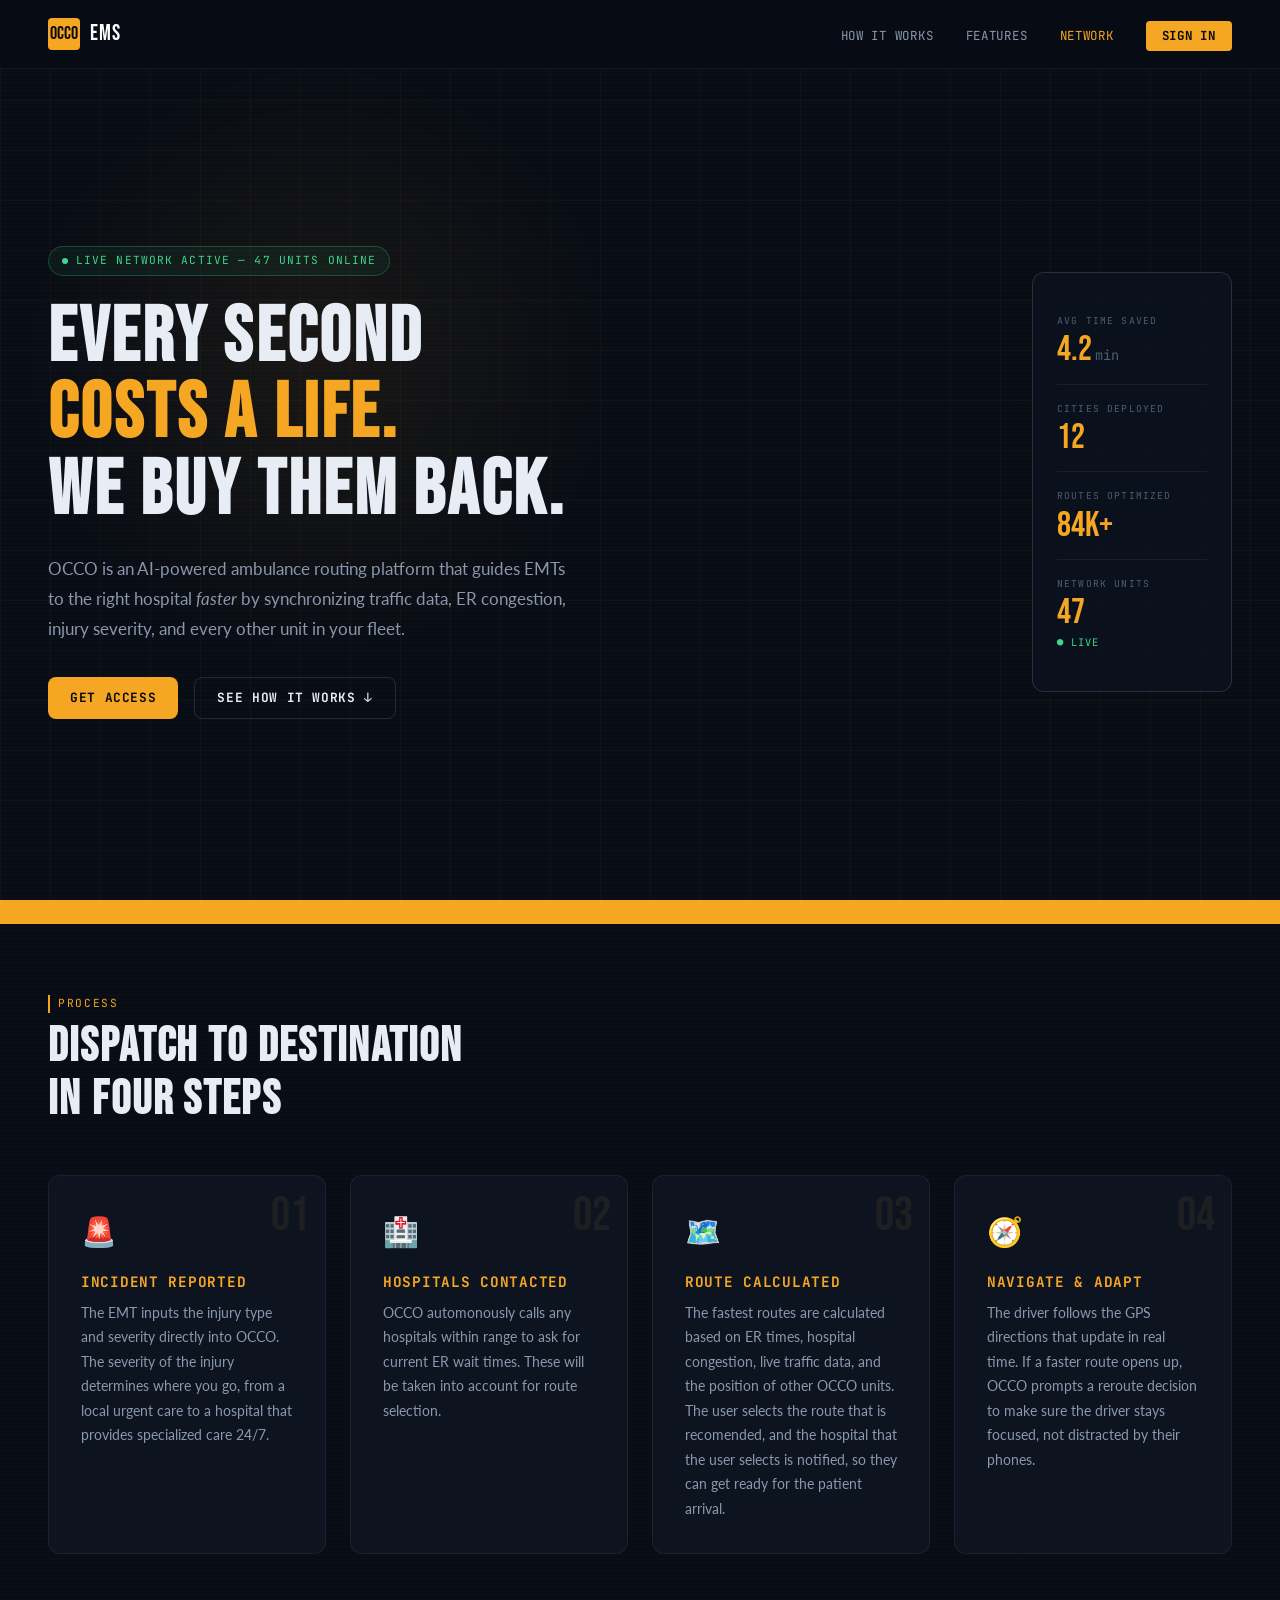
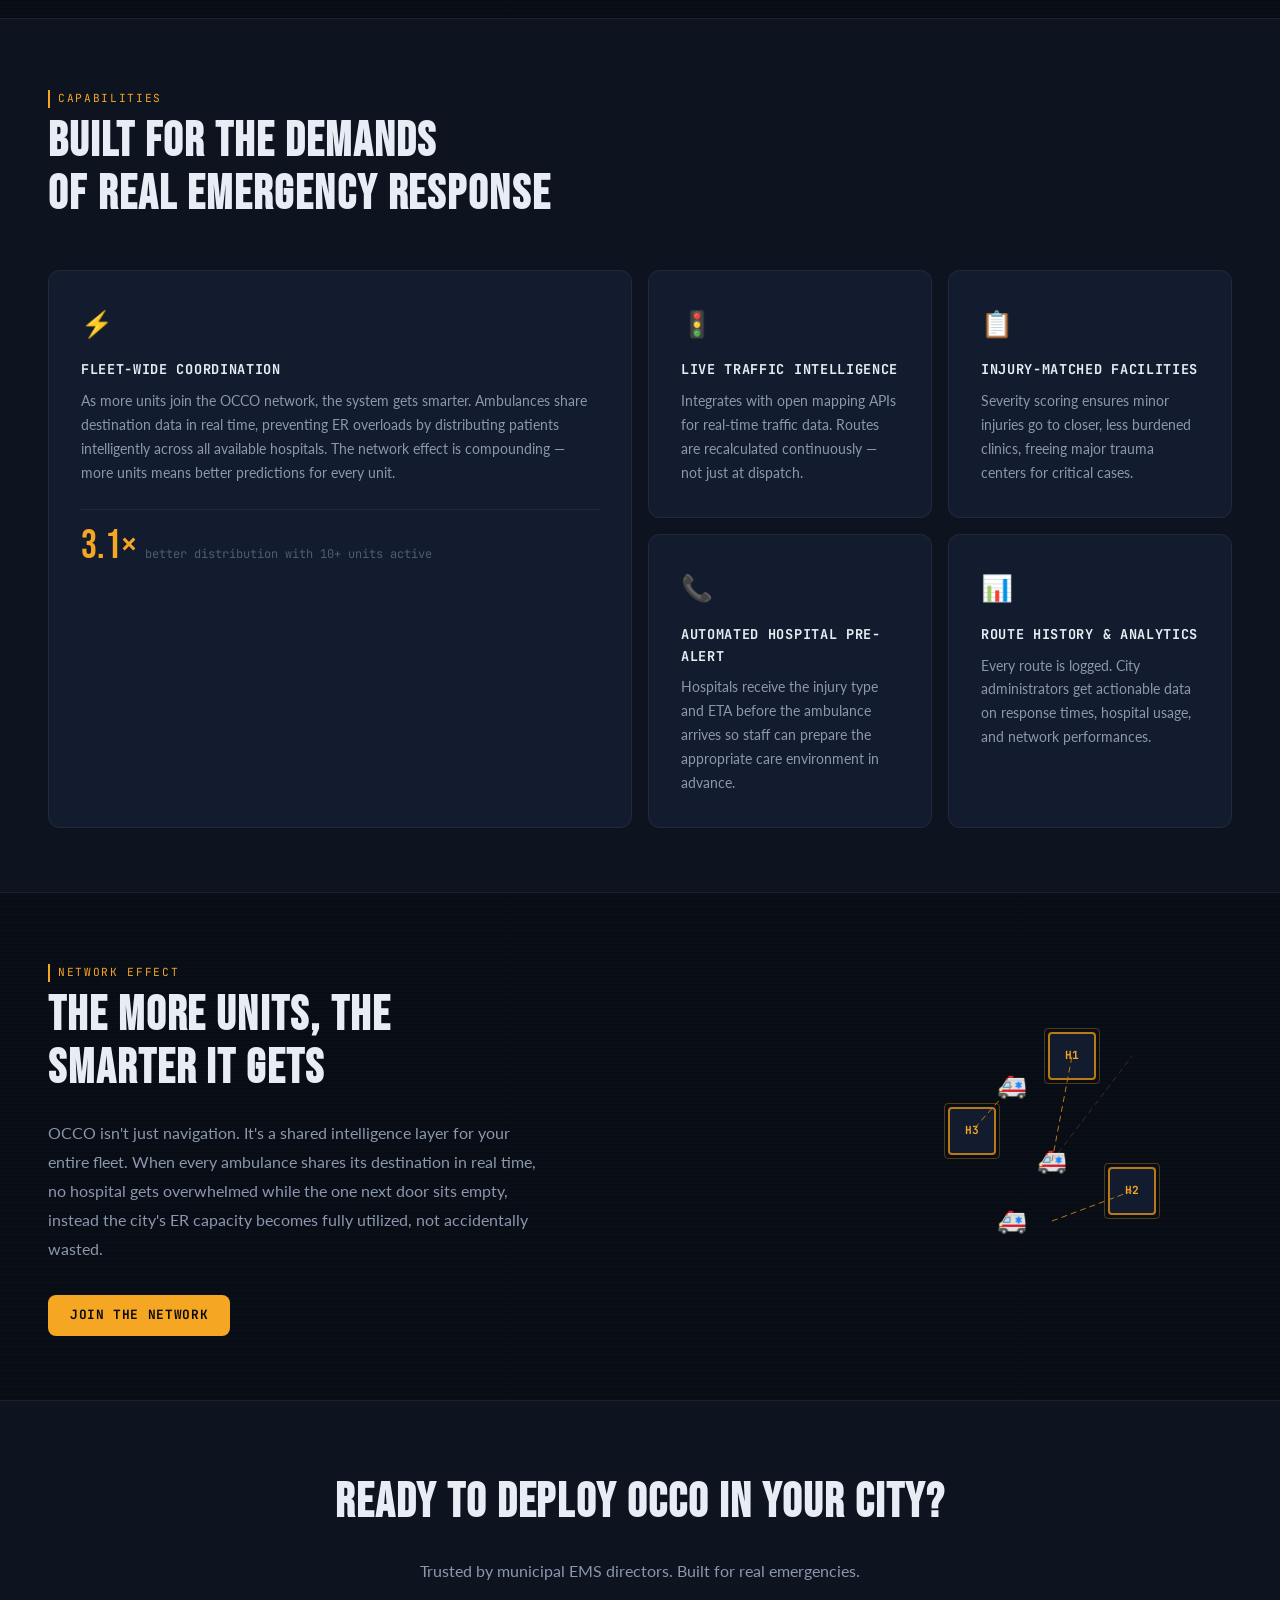
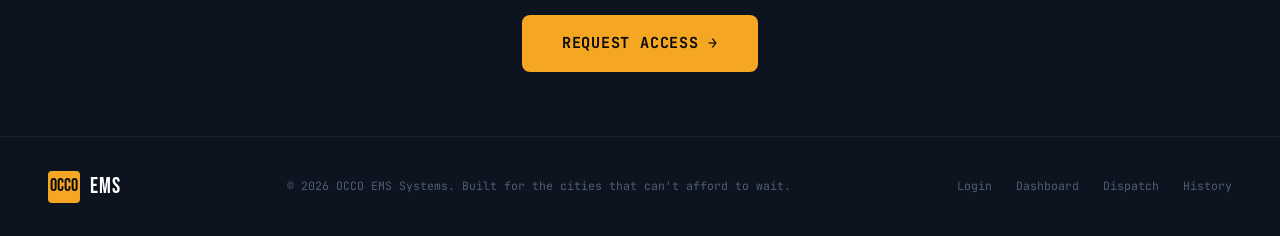
<file: views/index.html>
<!DOCTYPE html>
<html lang="en">
<head>
  <meta charset="UTF-8" />
  <meta name="viewport" content="width=device-width, initial-scale=1.0" />
  <title>OCCO - Optimized Critical Care Orchestrator</title>
  <link rel="stylesheet" href="../styles/global.css" />
  <link rel="stylesheet" href="../styles/index.css" />
  <!-- Google Fonts: Bebas Neue for headings, JetBrains Mono for data, Lato for body -->
  <link rel="preconnect" href="https://fonts.googleapis.com" />
  <link rel="preconnect" href="https://fonts.gstatic.com" crossorigin />
  <link href="https://fonts.googleapis.com/css2?family=Bebas+Neue&family=JetBrains+Mono:wght@400;700&family=Lato:wght@300;400;700&display=swap" rel="stylesheet" />
</head>
<body>

  <!-- ========== TOP NAV ========== -->
  <nav class="top-nav">
    <div class="nav-logo">
      <span class="logo-mark">OCCO</span>
      <span class="logo-text"><span class="logo-ems">EMS</span></span>
    </div>
    <ul class="nav-links">
      <li><a href="#how-it-works">How It Works</a></li>
      <li><a href="#features">Features</a></li>
      <li><a href="#network">Network</a></li>
      <li><a href="auth.html" class="nav-cta">Sign In</a></li>
    </ul>
    <!-- hamburger for mobile -->
    <button class="nav-hamburger" id="hamburger" aria-label="Open menu">
      <span></span><span></span><span></span>
    </button>
  </nav>

  <!-- ========== HERO ========== -->
  <section class="hero">
    <!-- animated grid background lives in CSS -->
    <div class="hero-grid-bg" aria-hidden="true"></div>

    <div class="hero-content">
      <div class="hero-badge">
        <span class="badge-dot"></span>
        LIVE NETWORK ACTIVE — 47 UNITS ONLINE
      </div>

      <h1 class="hero-headline">
        Every Second<br />
        <span class="headline-accent">Costs a Life.</span><br />
        We Buy Them Back.
      </h1>

      <p class="hero-sub">
        OCCO is an AI-powered ambulance routing platform that guides EMTs
        to the right hospital <em>faster </em> by synchronizing traffic data, ER
        congestion, injury severity, and every other unit in your fleet.
      </p>

      <div class="hero-actions">
        <a href="auth.html" class="btn btn-primary">Get Access</a>
        <a href="#how-it-works" class="btn btn-ghost">See How It Works ↓</a>
      </div>
    </div>

    <!-- Live stat ticker on the right side -->
    <div class="hero-stats" aria-label="Live platform statistics">
      <div class="stat-item">
        <span class="stat-label">AVG TIME SAVED</span>
        <span class="stat-value">4.2<span class="stat-unit">min</span></span>
      </div>
      <div class="stat-divider"></div>
      <div class="stat-item">
        <span class="stat-label">CITIES DEPLOYED</span>
        <span class="stat-value">12</span>
      </div>
      <div class="stat-divider"></div>
      <div class="stat-item">
        <span class="stat-label">ROUTES OPTIMIZED</span>
        <span class="stat-value">84K+</span>
      </div>
      <div class="stat-divider"></div>
      <div class="stat-item">
        <span class="stat-label">NETWORK UNITS</span>
        <span class="stat-value" id="live-units">47</span>
        <span class="live-indicator">● LIVE</span>
      </div>
    </div>
  </section>

  <!-- ========== MARQUEE STRIP ========== -->
  <div class="marquee-strip">
    <div class="marquee-track">
      <span>REAL-TIME ROUTING</span><span class="sep">◆</span>
      <span>ER CONGESTION SYNC</span><span class="sep">◆</span>
      <span>FLEET COORDINATION</span><span class="sep">◆</span>
      <span>INJURY TRIAGE MATCHING</span><span class="sep">◆</span>
      <span>LIVE TRAFFIC OVERLAY</span><span class="sep">◆</span>
      <span>HOSPITAL PRE-ALERT</span><span class="sep">◆</span>
      <!-- duplicate for seamless loop -->
      <span>REAL-TIME ROUTING</span><span class="sep">◆</span>
      <span>ER CONGESTION SYNC</span><span class="sep">◆</span>
      <span>FLEET COORDINATION</span><span class="sep">◆</span>
      <span>INJURY TRIAGE MATCHING</span><span class="sep">◆</span>
      <span>LIVE TRAFFIC OVERLAY</span><span class="sep">◆</span>
      <span>HOSPITAL PRE-ALERT</span><span class="sep">◆</span>
    </div>
  </div>

  <!-- ========== HOW IT WORKS ========== -->
  <section class="how-it-works" id="how-it-works">
    <div class="section-header">
      <span class="section-tag">PROCESS</span>
      <h2 class="section-title">Dispatch to Destination<br />in Four Steps</h2>
    </div>

    <div class="steps-grid">

      <div class="step-card" data-step="01">
        <div class="step-icon">🚨</div>
        <h3>Incident Reported</h3>
        <p>
          The EMT inputs the injury type and severity directly into OCCO.
          The severity of the injury determines where you go, from a local
          urgent care to a hospital that provides specialized care 24/7.
        </p>
      </div>

      <div class="step-card" data-step="02">
        <div class="step-icon">🏥</div>
        <h3>Hospitals Contacted</h3>
        <p>
          OCCO automonously calls any hospitals within range to ask for 
          current ER wait times. These will be taken into account for 
          route selection.
        </p>
      </div>

      <div class="step-card" data-step="03">
        <div class="step-icon">🗺️</div>
        <h3>Route Calculated</h3>
        <p>
          The fastest routes are calculated based on ER times, hospital
          congestion, live traffic data, and the position of other
          OCCO units. The user selects the route that is recomended,
          and the hospital that the user selects is notified, so they
          can get ready for the patient arrival. 
        </p>
      </div>

      <div class="step-card" data-step="04">
        <div class="step-icon">🧭</div>
        <h3>Navigate & Adapt</h3>
        <p>
          The driver follows the GPS directions that update in real time.
          If a faster route opens up, OCCO prompts a reroute decision to
          make sure the driver stays focused, not distracted by their phones.
        </p>
      </div>

    </div>
  </section>

  <!-- ========== FEATURES ========== -->
  <section class="features" id="features">
    <div class="section-header">
      <span class="section-tag">CAPABILITIES</span>
      <h2 class="section-title">Built for the Demands<br />of Real Emergency Response</h2>
    </div>

    <div class="features-layout">

      <!-- large featured card -->
      <div class="feature-card feature-card--large">
        <div class="feature-card-icon">⚡</div>
        <h3>Fleet-Wide Coordination</h3>
        <p>
          As more units join the OCCO network, the system gets smarter.
          Ambulances share destination data in real time, preventing ER overloads
          by distributing patients intelligently across all available hospitals.
          The network effect is compounding — more units means better predictions
          for every unit.
        </p>
        <div class="feature-metric">
          <span class="metric-num">3.1×</span>
          <span class="metric-label">better distribution with 10+ units active</span>
        </div>
      </div>

      <!-- smaller cards -->
      <div class="feature-card">
        <div class="feature-card-icon">🚦</div>
        <h3>Live Traffic Intelligence</h3>
        <p>
          Integrates with open mapping APIs for real-time traffic data.
          Routes are recalculated continuously — not just at dispatch.
        </p>
      </div>

      <div class="feature-card">
        <div class="feature-card-icon">📋</div>
        <h3>Injury-Matched Facilities</h3>
        <p>
          Severity scoring ensures minor injuries go to closer, less burdened
          clinics, freeing major trauma centers for critical cases.
        </p>
      </div>

      <div class="feature-card">
        <div class="feature-card-icon">📞</div>
        <h3>Automated Hospital Pre-Alert</h3>
        <p>
          Hospitals receive the injury type and ETA before the ambulance arrives
          so staff can prepare the appropriate care environment in advance.
        </p>
      </div>

      <div class="feature-card">
        <div class="feature-card-icon">📊</div>
        <h3>Route History & Analytics</h3>
        <p>
          Every route is logged. City administrators get actionable data on
          response times, hospital usage, and network performances.
        </p>
      </div>

    </div>
  </section>

  <!-- ========== NETWORK SECTION ========== -->
  <section class="network-section" id="network">
    <div class="network-inner">
      <div class="network-text">
        <span class="section-tag">NETWORK EFFECT</span>
        <h2 class="section-title">The More Units, The Smarter It Gets</h2>
        <p>
          OCCO isn't just navigation. It's a shared intelligence layer for your
          entire fleet. When every ambulance shares its destination in real time,
          no hospital gets overwhelmed while the one next door sits empty, instead
          the city's ER capacity becomes fully utilized, not accidentally wasted.
        </p>
        <a href="auth.html" class="btn btn-primary">Join the Network</a>
      </div>

      <!-- animated network diagram (CSS/SVG) -->
      <div class="network-diagram" aria-hidden="true">
        <div class="network-node node-hospital" style="top:20%; left:60%">
          <span>H1</span>
          <div class="node-ring"></div>
        </div>
        <div class="network-node node-hospital" style="top:65%; left:75%">
          <span>H2</span>
          <div class="node-ring"></div>
        </div>
        <div class="network-node node-hospital" style="top:45%; left:35%">
          <span>H3</span>
          <div class="node-ring"></div>
        </div>
        <div class="network-node node-ambulance" style="top:55%; left:55%">🚑</div>
        <div class="network-node node-ambulance" style="top:30%; left:45%">🚑</div>
        <div class="network-node node-ambulance" style="top:75%; left:45%">🚑</div>
        <svg class="network-lines" viewBox="0 0 400 300" preserveAspectRatio="none">
          <line x1="220" y1="165" x2="240" y2="60" class="net-line" />
          <line x1="180" y1="90"  x2="140" y2="135" class="net-line" />
          <line x1="220" y1="225" x2="300" y2="195" class="net-line" />
          <line x1="220" y1="165" x2="300" y2="60"  class="net-line net-line--dim" />
        </svg>
      </div>
    </div>
  </section>

  <!-- ========== CTA BANNER ========== -->
  <section class="cta-banner">
    <h2>Ready to Deploy OCCO in Your City?</h2>
    <p>Trusted by municipal EMS directors. Built for real emergencies.</p>
    <a href="auth.html" class="btn btn-primary btn--large">Request Access →</a>
  </section>

  <!-- ========== FOOTER ========== -->
  <footer class="site-footer">
    <div class="footer-logo">
      <span class="logo-mark">OCCO</span>
      <span class="logo-text"><span class="logo-ems">EMS</span></span>
    </div>
    <p class="footer-copy">© 2026 OCCO EMS Systems. Built for the cities that can't afford to wait.</p>
    <nav class="footer-links">
      <a href="auth.html">Login</a>
      <a href="dashboard.html">Dashboard</a>
      <a href="dispatch.html">Dispatch</a>
      <a href="history.html">History</a>
    </nav>
  </footer>

  <script src="../scripts/index.js"></script>
</body>
</html>
</file>
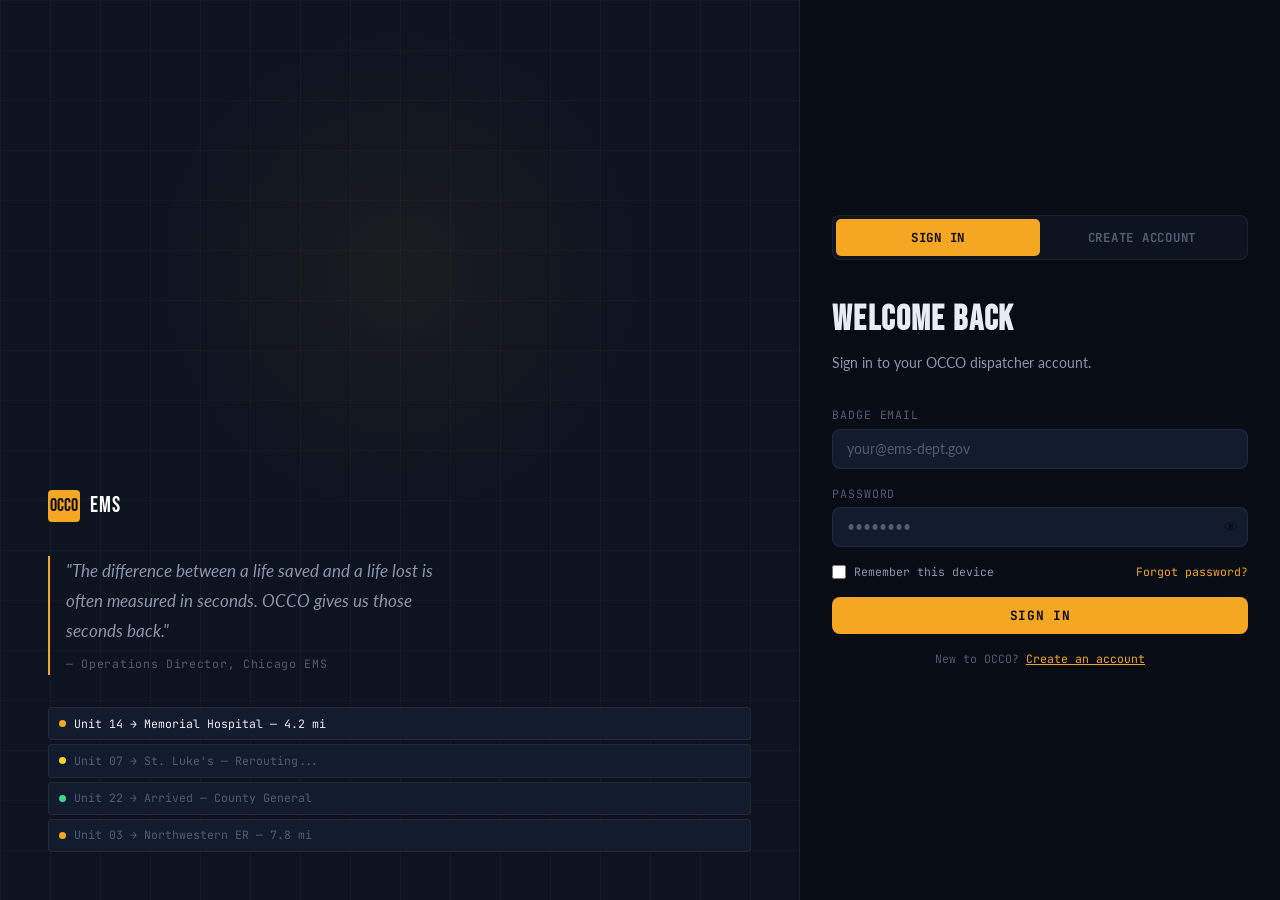
<file: views/auth.html>
<!DOCTYPE html>
<html lang="en">
<head>
  <meta charset="UTF-8" />
  <meta name="viewport" content="width=device-width, initial-scale=1.0" />
  <title>EMS — Sign In</title>
  <link rel="stylesheet" href="../styles/global.css" />
  <link rel="stylesheet" href="../styles/auth.css" />
  <link rel="preconnect" href="https://fonts.googleapis.com" />
  <link rel="preconnect" href="https://fonts.gstatic.com" crossorigin />
  <link href="https://fonts.googleapis.com/css2?family=Bebas+Neue&family=JetBrains+Mono:wght@400;700&family=Lato:wght@300;400;700&display=swap" rel="stylesheet" />
</head>
<body class="auth-body">

  <!-- Left panel — branding / ambient -->
  <div class="auth-left" aria-hidden="true">
    <div class="auth-left-content">
      <a href="index.html" class="auth-logo">
        <span class="logo-mark">OCCO</span>
        <span class="logo-text"><span class="logo-ems">EMS</span></span>
      </a>

      <blockquote class="auth-quote">
        "The difference between a life saved and a life lost is often measured
        in seconds. OCCO gives us those seconds back."
        <cite>— Operations Director, Chicago EMS</cite>
      </blockquote>

      <!-- Simulated status feed in the background -->
      <div class="auth-status-feed" aria-hidden="true">
        <div class="feed-item feed-item--active">
          <span class="feed-dot"></span>
          Unit 14 → Memorial Hospital — 4.2 mi
        </div>
        <div class="feed-item">
          <span class="feed-dot feed-dot--yellow"></span>
          Unit 07 → St. Luke's — Rerouting...
        </div>
        <div class="feed-item">
          <span class="feed-dot feed-dot--green"></span>
          Unit 22 → Arrived — County General
        </div>
        <div class="feed-item">
          <span class="feed-dot"></span>
          Unit 03 → Northwestern ER — 7.8 mi
        </div>
      </div>
    </div>
  </div>

  <!-- Right panel — actual form -->
  <div class="auth-right">
    <div class="auth-card">

      <!-- Tab toggle: Login / Sign Up -->
      <div class="auth-tabs">
        <button class="auth-tab auth-tab--active" id="tab-login" data-tab="login">Sign In</button>
        <button class="auth-tab" id="tab-signup" data-tab="signup">Create Account</button>
      </div>

      <!-- ===== LOGIN FORM ===== -->
      <div class="auth-form-wrap" id="form-login">
        <h1 class="auth-heading">Welcome Back</h1>
        <p class="auth-subheading">Sign in to your OCCO dispatcher account.</p>

        <div class="form-group">
          <label for="login-email">Badge Email</label>
          <input
            type="email"
            id="login-email"
            placeholder="your@ems-dept.gov"
            autocomplete="email"
          />
        </div>

        <div class="form-group">
          <label for="login-password">Password</label>
          <div class="input-with-toggle">
            <input
              type="password"
              id="login-password"
              placeholder="••••••••"
              autocomplete="current-password"
            />
            <button class="pw-toggle" data-target="login-password" aria-label="Show password">
              👁
            </button>
          </div>
        </div>

        <div class="form-row form-row--space-between">
          <label class="checkbox-label">
            <input type="checkbox" id="remember-me" />
            Remember this device
          </label>
          <a href="#" class="form-link">Forgot password?</a>
        </div>

        <button class="btn btn-primary btn--full" id="login-submit">
          Sign In
        </button>

        <p class="auth-switch">
          New to OCCO?
          <button class="inline-btn" id="go-signup">Create an account</button>
        </p>
      </div>

      <!-- ===== SIGNUP FORM ===== -->
      <div class="auth-form-wrap auth-form-wrap--hidden" id="form-signup">
        <h1 class="auth-heading">Join OCCO</h1>
        <p class="auth-subheading">Register your unit and department.</p>

        <div class="form-row form-row--half">
          <div class="form-group">
            <label for="signup-first">First Name</label>
            <input type="text" id="signup-first" placeholder="James" autocomplete="given-name" />
          </div>
          <div class="form-group">
            <label for="signup-last">Last Name</label>
            <input type="text" id="signup-last" placeholder="Carter" autocomplete="family-name" />
          </div>
        </div>

        <div class="form-group">
          <label for="signup-email">Department Email</label>
          <input type="email" id="signup-email" placeholder="jcarter@ems.chicago.gov" autocomplete="email" />
        </div>

        <div class="form-group">
          <label for="signup-badge">Badge / Unit Number</label>
          <input type="text" id="signup-badge" placeholder="Unit 14" />
        </div>

        <div class="form-group">
          <label for="signup-dept">Department / City</label>
          <input type="text" id="signup-dept" placeholder="Chicago Fire Department EMS" />
        </div>

        <div class="form-group">
          <label for="signup-password">Password</label>
          <div class="input-with-toggle">
            <input
              type="password"
              id="signup-password"
              placeholder="Min 8 characters"
              autocomplete="new-password"
            />
            <button class="pw-toggle" data-target="signup-password" aria-label="Show password">👁</button>
          </div>
          <!-- password strength bar -->
          <div class="pw-strength" id="pw-strength">
            <div class="pw-strength-bar" id="pw-strength-bar"></div>
          </div>
          <span class="pw-strength-label" id="pw-strength-label"></span>
        </div>

        <div class="form-group">
          <label for="signup-confirm">Confirm Password</label>
          <input
            type="password"
            id="signup-confirm"
            placeholder="Repeat password"
            autocomplete="new-password"
          />
        </div>

        <div class="form-row">
          <label class="checkbox-label">
            <input type="checkbox" id="terms-agree" />
            I agree to the <a href="#" class="form-link">Terms of Use</a> and
            <a href="#" class="form-link">EMS Data Policy</a>
          </label>
        </div>

        <button class="btn btn-primary btn--full" id="signup-submit">
          Create Account
        </button>

        <p class="auth-switch">
          Already have an account?
          <button class="inline-btn" id="go-login">Sign in</button>
        </p>
      </div>

      <!-- Error / success message area -->
      <div class="auth-message" id="auth-message" aria-live="polite"></div>

    </div>
  </div>

  <script src="../scripts/auth.js"></script>
</body>
</html>
</file>
<file: styles/global.css>
/* =====================================================
   GLOBAL.CSS — shared across all pages
   Design system: dark command-center aesthetic
   Colors: deep navy/black base, electric amber accent
   ===================================================== */

/* --- CSS custom properties (design tokens) --- */
:root {
  /* background layers */
  --bg-base:       #080c14;
  --bg-surface:    #0d1420;
  --bg-raised:     #131c2e;
  --bg-hover:      #1a2540;

  /* amber accent palette */
  --amber:         #f5a623;
  --amber-bright:  #ffbe4a;
  --amber-dim:     #b87a18;
  --amber-glow:    rgba(245, 166, 35, 0.15);

  /* red for emergencies */
  --red:           #e84545;
  --red-dim:       #9e2f2f;
  --red-glow:      rgba(232, 69, 69, 0.2);

  /* green for OK status */
  --green:         #3dd68c;
  --green-dim:     #1a6b45;

  /* yellow for warnings */
  --yellow:        #f5d623;

  /* text */
  --text-primary:  #e8edf5;
  --text-secondary:#8a97ad;
  --text-muted:    #4e5d72;

  /* borders */
  --border:        rgba(255,255,255,0.06);
  --border-bright: rgba(255,255,255,0.12);

  /* fonts */
  --font-display:  'Bebas Neue', sans-serif;
  --font-mono:     'JetBrains Mono', monospace;
  --font-body:     'Lato', sans-serif;

  /* spacing scale */
  --space-xs:  0.25rem;
  --space-sm:  0.5rem;
  --space-md:  1rem;
  --space-lg:  1.5rem;
  --space-xl:  2rem;
  --space-2xl: 3rem;
  --space-3xl: 4rem;

  /* radii */
  --radius-sm: 4px;
  --radius-md: 8px;
  --radius-lg: 12px;
  --radius-xl: 20px;

  /* sidebar width */
  --sidebar-w: 220px;

  /* transitions */
  --transition: 0.2s ease;
  --transition-slow: 0.4s ease;
}

/* --- reset & base --- */
*, *::before, *::after {
  box-sizing: border-box;
  margin: 0;
  padding: 0;
}

html {
  font-size: 16px;
  scroll-behavior: smooth;
}

body {
  font-family: var(--font-body);
  background-color: var(--bg-base);
  color: var(--text-primary);
  line-height: 1.6;
  /* subtle scanline texture over the whole page */
  background-image: repeating-linear-gradient(
    to bottom,
    transparent,
    transparent 2px,
    rgba(255,255,255,0.008) 2px,
    rgba(255,255,255,0.008) 4px
  );
}

a {
  color: var(--amber);
  text-decoration: none;
  transition: color var(--transition);
}
a:hover { color: var(--amber-bright); }

img { max-width: 100%; display: block; }

ul, ol { list-style: none; }

/* --- Typography helpers --- */
.font-display { font-family: var(--font-display); }
.font-mono    { font-family: var(--font-mono); }

/* --- Scrollbar styling (webkit) --- */
::-webkit-scrollbar { width: 6px; height: 6px; }
::-webkit-scrollbar-track { background: var(--bg-surface); }
::-webkit-scrollbar-thumb { background: var(--border-bright); border-radius: 3px; }
::-webkit-scrollbar-thumb:hover { background: var(--text-muted); }

/* =====================================================
   BUTTONS
   ===================================================== */

.btn {
  display: inline-flex;
  align-items: center;
  justify-content: center;
  gap: var(--space-sm);
  padding: 0.625rem 1.375rem;
  border-radius: var(--radius-md);
  font-family: var(--font-mono);
  font-size: 0.8rem;
  font-weight: 700;
  letter-spacing: 0.05em;
  text-transform: uppercase;
  cursor: pointer;
  border: none;
  transition: background var(--transition), color var(--transition),
              box-shadow var(--transition), transform var(--transition);
  white-space: nowrap;
}

.btn:active { transform: scale(0.97); }

/* amber primary */
.btn-primary {
  background: var(--amber);
  color: #0a0a0a;
}
.btn-primary:hover {
  background: var(--amber-bright);
  color: #0a0a0a;
  box-shadow: 0 0 20px var(--amber-glow);
}

/* ghost outline */
.btn-ghost {
  background: transparent;
  color: var(--text-primary);
  border: 1px solid var(--border-bright);
}
.btn-ghost:hover {
  background: var(--bg-hover);
  color: var(--text-primary);
  border-color: var(--amber-dim);
}

/* red emergency button */
.btn-emergency {
  background: var(--red);
  color: #fff;
  font-size: 0.9rem;
  padding: 0.75rem 2rem;
  box-shadow: 0 0 0 rgba(232,69,69,0);
  animation: pulse-emergency 2s infinite;
}
.btn-emergency:hover {
  background: #ff5555;
  color: #fff;
  box-shadow: 0 0 24px var(--red-glow);
}

/* the big green GO button */
.btn-go {
  background: rgb(46, 215, 46);
  color: #0a150d;
  font-family: var(--font-display);
  font-size: 2.4rem;
  letter-spacing: 0.08em;
  padding: 1.25rem 3rem;
  border-radius: var(--radius-lg);
  box-shadow: 0 0 40px rgba(61, 214, 140, 0.3);
}

.btn-go:hover {
  background: rgb(33, 171, 33);
  color: #0a150d;
  box-shadow: 0 0 60px rgba(61, 214, 140, 0.5);
}

.btn--full    { width: 100%; }
.btn--large   { padding: 1rem 2.5rem; font-size: 0.95rem; }
.btn--small   { padding: 0.4rem 0.8rem; font-size: 0.72rem; }

/* =====================================================
   LOGO (reused everywhere)
   ===================================================== */

.logo-mark {
  display: inline-flex;
  align-items: center;
  justify-content: center;
  width: 32px;
  height: 32px;
  background: var(--amber);
  color: #0a0a0a;
  font-family: var(--font-display);
  font-size: 1.1rem;
  border-radius: var(--radius-sm);
  flex-shrink: 0;
}

.logo-text {
  font-family: var(--font-display);
  font-size: 1.4rem;
  letter-spacing: 0.05em;
  color: var(--text-primary);
}

.logo-ems {
  color: white;
  margin-left: 2px;
}

/* =====================================================
   SIDEBAR (shared by dashboard, dispatch, navigate, history)
   ===================================================== */

.app-body {
  display: flex;
  min-height: 100vh;
  background: var(--bg-base);
  /* remove scanline on app pages for cleanliness */
  background-image: none;
}

.sidebar {
  width: var(--sidebar-w);
  min-width: var(--sidebar-w);
  background: var(--bg-surface);
  border-right: 1px solid var(--border);
  display: flex;
  flex-direction: column;
  position: fixed;
  top: 0; left: 0;
  height: 100vh;
  z-index: 100;
  transition: transform var(--transition-slow);
}

.sidebar-logo {
  display: flex;
  align-items: center;
  gap: var(--space-sm);
  padding: var(--space-lg) var(--space-md);
  border-bottom: 1px solid var(--border);
  margin-bottom: var(--space-md);
}

.sidebar-nav {
  flex: 1;
  display: flex;
  flex-direction: column;
  gap: 2px;
  padding: 0 var(--space-sm);
}

.sidebar-link {
  display: flex;
  align-items: center;
  gap: var(--space-sm);
  padding: 0.6rem var(--space-sm);
  border-radius: var(--radius-md);
  font-family: var(--font-mono);
  font-size: 0.78rem;
  color: var(--text-secondary);
  transition: background var(--transition), color var(--transition);
  text-decoration: none;
}

.sidebar-link:hover {
  background: var(--bg-hover);
  color: var(--text-primary);
}

.sidebar-link--active {
  background: var(--amber-glow);
  color: var(--amber);
  border-left: 2px solid var(--amber);
}

.sidebar-icon {
  font-size: 1rem;
  width: 20px;
  text-align: center;
}

.sidebar-unit-info {
  padding: var(--space-md);
  border-top: 1px solid var(--border);
  display: flex;
  flex-direction: column;
  gap: var(--space-xs);
}

.unit-badge {
  display: flex;
  align-items: center;
  gap: var(--space-sm);
  font-family: var(--font-mono);
  font-size: 0.85rem;
  color: var(--text-primary);
  font-weight: 700;
}

.unit-dot {
  width: 8px; height: 8px;
  border-radius: 50%;
  background: var(--green);
  box-shadow: 0 0 6px var(--green);
  animation: blink 2s infinite;
}

#sidebar-dept {
  font-size: 0.72rem;
  color: var(--text-muted);
  font-family: var(--font-mono);
}

.sidebar-logout {
  margin-top: var(--space-sm);
  background: transparent;
  border: 1px solid var(--border);
  color: var(--text-muted);
  font-family: var(--font-mono);
  font-size: 0.72rem;
  padding: 0.35rem 0.6rem;
  border-radius: var(--radius-sm);
  cursor: pointer;
  transition: var(--transition);
}
.sidebar-logout:hover {
  border-color: var(--red);
  color: var(--red);
}

/* =====================================================
   TOPBAR (shared app header)
   ===================================================== */

.main-content {
  flex: 1;
  margin-left: var(--sidebar-w);
  display: flex;
  flex-direction: column;
  min-height: 100vh;
}

.topbar {
  position: sticky;
  top: 0;
  z-index: 90;
  background: var(--bg-surface);
  border-bottom: 1px solid var(--border);
  height: 56px;
  display: flex;
  align-items: center;
  justify-content: space-between;
  padding: 0 var(--space-lg);
}

.topbar-left {
  display: flex;
  align-items: center;
  gap: var(--space-md);
}

.sidebar-toggle {
  background: none;
  border: none;
  color: var(--text-secondary);
  font-size: 1.2rem;
  cursor: pointer;
  display: none; /* shown on mobile via media query */
}

.topbar-breadcrumb {
  font-family: var(--font-mono);
  font-size: 0.78rem;
  color: var(--text-muted);
  text-transform: uppercase;
  letter-spacing: 0.08em;
}

.topbar-right {
  display: flex;
  align-items: center;
  gap: var(--space-lg);
}

.topbar-time {
  font-family: var(--font-mono);
  font-size: 0.9rem;
  color: var(--amber);
  letter-spacing: 0.05em;
}

.network-badge {
  display: flex;
  align-items: center;
  gap: var(--space-xs);
  font-family: var(--font-mono);
  font-size: 0.72rem;
  color: var(--text-secondary);
  background: var(--bg-raised);
  border: 1px solid var(--border);
  padding: 0.25rem 0.6rem;
  border-radius: var(--radius-sm);
}

.live-dot {
  width: 7px; height: 7px;
  border-radius: 50%;
  background: var(--green);
  box-shadow: 0 0 5px var(--green);
  animation: blink 1.5s infinite;
}

.topbar-avatar {
  width: 32px; height: 32px;
  border-radius: 50%;
  background: var(--amber-dim);
  color: #0a0a0a;
  font-family: var(--font-mono);
  font-size: 0.7rem;
  font-weight: 700;
  display: flex;
  align-items: center;
  justify-content: center;
  cursor: default;
}

/* =====================================================
   PAGE BODY (app pages)
   ===================================================== */

.page-body {
  padding: var(--space-xl) var(--space-lg);
  flex: 1;
}

/* =====================================================
   CARDS (generic)
   ===================================================== */

.dash-card {
  background: var(--bg-surface);
  border: 1px solid var(--border);
  border-radius: var(--radius-lg);
  padding: var(--space-lg);
}

.dash-card-header {
  display: flex;
  align-items: center;
  justify-content: space-between;
  margin-bottom: var(--space-md);
}

.dash-card-title {
  font-family: var(--font-mono);
  font-size: 0.75rem;
  color: var(--text-muted);
  text-transform: uppercase;
  letter-spacing: 0.08em;
}

.card-btn {
  font-family: var(--font-mono);
  font-size: 0.72rem;
  color: var(--amber);
  background: none;
  border: none;
  cursor: pointer;
  transition: color var(--transition);
}
.card-btn:hover { color: var(--amber-bright); }

.card-update-time {
  font-family: var(--font-mono);
  font-size: 0.7rem;
  color: var(--text-muted);
}

.live-pill {
  font-family: var(--font-mono);
  font-size: 0.7rem;
  color: var(--green);
  background: rgba(61,214,140,0.08);
  border: 1px solid rgba(61,214,140,0.2);
  padding: 2px 8px;
  border-radius: 100px;
  animation: blink 2s infinite;
}

/* =====================================================
   SEVERITY BADGE (used in history etc)
   ===================================================== */

.sev-badge {
  display: inline-block;
  font-family: var(--font-mono);
  font-size: 0.65rem;
  font-weight: 700;
  padding: 2px 6px;
  border-radius: var(--radius-sm);
  text-transform: uppercase;
}

.sev-badge--1 { background: rgba(61,214,140,0.15);  color: var(--green);  }
.sev-badge--2 { background: rgba(245,214,35,0.15);  color: var(--yellow); }
.sev-badge--3 { background: rgba(245,166,35,0.2);   color: var(--amber);  }
.sev-badge--4 { background: rgba(232,69,69,0.2);    color: var(--red);    }
.sev-badge--5 { background: var(--red); color: #fff; }

/* =====================================================
   SECTION HELPERS (landing page)
   ===================================================== */

.section-tag {
  display: inline-block;
  font-family: var(--font-mono);
  font-size: 0.7rem;
  letter-spacing: 0.15em;
  color: var(--amber);
  text-transform: uppercase;
  margin-bottom: var(--space-sm);
  border-left: 2px solid var(--amber);
  padding-left: var(--space-sm);
}

.section-title {
  font-family: var(--font-display);
  font-size: clamp(2rem, 4vw, 3rem);
  letter-spacing: 0.04em;
  color: var(--text-primary);
  line-height: 1.1;
  margin-bottom: var(--space-lg);
}

.section-header {
  margin-bottom: var(--space-2xl);
}

/* =====================================================
   ANIMATIONS
   ===================================================== */

@keyframes blink {
  0%, 100% { opacity: 1; }
  50%       { opacity: 0.4; }
}

@keyframes pulse-emergency {
  0%, 100% { box-shadow: 0 0 0  0   rgba(232,69,69,0.5); }
  50%       { box-shadow: 0 0 20px 4px rgba(232,69,69,0.2); }
}

@keyframes pulse-go {
  0%, 100% { box-shadow: 0 0 20px 0  rgba(61,214,140,0.3); }
  50%       { box-shadow: 0 0 50px 8px rgba(61,214,140,0.2); }
}

@keyframes marquee-scroll {
  from { transform: translateX(0); }
  to   { transform: translateX(-50%); }
}

@keyframes spin {
  from { transform: rotate(0deg); }
  to   { transform: rotate(360deg); }
}

@keyframes fadeSlideUp {
  from { opacity: 0; transform: translateY(16px); }
  to   { opacity: 1; transform: translateY(0); }
}

@keyframes fadeIn {
  from { opacity: 0; }
  to   { opacity: 1; }
}

/* =====================================================
   MOBILE / RESPONSIVE
   ===================================================== */

@media (max-width: 768px) {
  :root {
    --sidebar-w: 0px;
  }

  .sidebar {
    transform: translateX(-220px);
    width: 220px;
  }

  .sidebar--open {
    transform: translateX(0);
    box-shadow: 4px 0 40px rgba(0,0,0,0.6);
  }

  .main-content {
    margin-left: 0;
  }

  .sidebar-toggle {
    display: block;
  }
}
</file>
<file: styles/index.css>
/* =====================================================
   INDEX.CSS — landing page styles
   ===================================================== */


/* --- Top nav --- */
.top-nav {
  position: fixed;
  top: 0; left: 0; right: 0;
  z-index: 200;
  display: flex;
  align-items: center;
  justify-content: space-between;
  padding: var(--space-md) var(--space-2xl);
  background: rgba(8, 12, 20, 0.85);
  backdrop-filter: blur(12px);
  border-bottom: 1px solid var(--border);
}

.nav-logo {
  display: flex;
  align-items: center;
  gap: var(--space-sm);
  text-decoration: none;
}

.nav-links {
  display: flex;
  align-items: center;
  gap: var(--space-xl);
}

.nav-links a {
  font-family: var(--font-mono);
  font-size: 0.78rem;
  color: var(--text-secondary);
  letter-spacing: 0.06em;
  text-transform: uppercase;
  transition: color var(--transition);
}

.nav-links a:hover { color: var(--text-primary); }

.nav-links a.nav-link--active {
  color: var(--amber);
}

/* CTA button in nav has amber style */
.nav-links .nav-cta {
  background: var(--amber);
  color: #0a0a0a;
  padding: 0.4rem 1rem;
  border-radius: var(--radius-sm);
  font-weight: 700;
}

.nav-links .nav-cta:hover {
  background: var(--amber-bright);
  color: #0a0a0a;
}

/* mobile hamburger (visible on small screens) */
.nav-hamburger {
  display: none;
  flex-direction: column;
  gap: 5px;
  background: none;
  border: none;
  cursor: pointer;
  padding: 4px;
}

.nav-hamburger span {
  display: block;
  width: 22px;
  height: 2px;
  background: var(--text-primary);
  border-radius: 2px;
}


/* =====================================================
   HERO
   ===================================================== */

.hero {
  position: relative;
  min-height: 100vh;
  display: flex;
  align-items: center;
  justify-content: space-between;
  padding: 8rem var(--space-2xl) 4rem;
  overflow: hidden;
  gap: var(--space-2xl);
}

/* animated grid bg — CSS only, no js required */
.hero-grid-bg {
  position: absolute;
  inset: 0;
  background-image:
    linear-gradient(rgba(245,166,35,0.04) 1px, transparent 1px),
    linear-gradient(90deg, rgba(245,166,35,0.04) 1px, transparent 1px);
  background-size: 50px 50px;
  animation: gridPan 20s linear infinite;
  pointer-events: none;
}

@keyframes gridPan {
  from { background-position: 0 0; }
  to   { background-position: 0 50px; }
}

/* subtle radial glow behind main text */
.hero::before {
  content: '';
  position: absolute;
  top: 40%;
  left: 25%;
  transform: translate(-50%, -50%);
  width: 600px;
  height: 600px;
  background: radial-gradient(circle, rgba(245,166,35,0.07) 0%, transparent 70%);
  pointer-events: none;
}

.hero-content {
  position: relative;
  z-index: 1;
  max-width: 640px;
  animation: fadeSlideUp 0.8s ease both;
}

.hero-badge {
  display: inline-flex;
  align-items: center;
  gap: var(--space-sm);
  font-family: var(--font-mono);
  font-size: 0.7rem;
  color: var(--green);
  border: 1px solid rgba(61,214,140,0.25);
  background: rgba(61,214,140,0.06);
  padding: 0.3rem 0.8rem;
  border-radius: 100px;
  letter-spacing: 0.1em;
  margin-bottom: var(--space-lg);
}

.badge-dot {
  width: 6px; height: 6px;
  border-radius: 50%;
  background: var(--green);
  animation: blink 1.5s infinite;
}

.hero-headline {
  font-family: var(--font-display);
  font-size: clamp(3rem, 6vw, 5.5rem);
  line-height: 1.0;
  letter-spacing: 0.04em;
  color: var(--text-primary);
  margin-bottom: var(--space-lg);
}

/* the accent line in the headline gets amber color */
.headline-accent { color: var(--amber); }

.hero-sub {
  font-size: 1.05rem;
  color: var(--text-secondary);
  max-width: 520px;
  margin-bottom: var(--space-xl);
  line-height: 1.8;
}

.hero-actions {
  display: flex;
  gap: var(--space-md);
  flex-wrap: wrap;
}


/* --- Right side live stats panel --- */
.hero-stats {
  position: relative;
  z-index: 1;
  display: flex;
  flex-direction: column;
  background: rgba(13, 20, 32, 0.7);
  border: 1px solid var(--border-bright);
  border-radius: var(--radius-lg);
  padding: var(--space-lg);
  min-width: 200px;
  backdrop-filter: blur(8px);
  animation: fadeSlideUp 0.8s 0.3s ease both;
}

.stat-item {
  display: flex;
  flex-direction: column;
  padding: var(--space-md) 0;
}

.stat-label {
  font-family: var(--font-mono);
  font-size: 0.6rem;
  color: var(--text-muted);
  letter-spacing: 0.12em;
  text-transform: uppercase;
  margin-bottom: 0.25rem;
}

.stat-value {
  font-family: var(--font-display);
  font-size: 2.2rem;
  color: var(--amber);
  line-height: 1;
}

.stat-unit {
  font-family: var(--font-mono);
  font-size: 0.85rem;
  color: var(--text-muted);
  margin-left: 3px;
}

.stat-divider {
  height: 1px;
  background: var(--border);
}

.live-indicator {
  font-family: var(--font-mono);
  font-size: 0.65rem;
  color: var(--green);
  letter-spacing: 0.1em;
  margin-top: 0.25rem;
  animation: blink 2s infinite;
}


/* =====================================================
   MARQUEE STRIP
   ===================================================== */

.marquee-strip {
  background: var(--amber);
  padding: 0.5rem 0;
  min-height: 1.5rem;
}

.marquee-track {
  display: none;
}


/* =====================================================
   HOW IT WORKS
   ===================================================== */

.how-it-works {
  padding: var(--space-3xl) var(--space-2xl);
}

.steps-grid {
  display: grid;
  grid-template-columns: repeat(auto-fit, minmax(220px, 1fr));
  gap: var(--space-lg);
}

.step-card {
  background: var(--bg-surface);
  border: 1px solid var(--border);
  border-radius: var(--radius-lg);
  padding: var(--space-xl);
  position: relative;
  transition: border-color var(--transition), transform var(--transition);
}

.step-card:hover {
  border-color: var(--amber-dim);
  transform: translateY(-3px);
}

/* step number watermark in top-right corner */
.step-card::before {
  content: attr(data-step);
  position: absolute;
  top: var(--space-md);
  right: var(--space-md);
  font-family: var(--font-display);
  font-size: 3rem;
  color: rgba(245,166,35,0.08);
  line-height: 1;
  pointer-events: none;
}

.step-icon {
  font-size: 1.8rem;
  margin-bottom: var(--space-md);
}

.step-card h3 {
  font-family: var(--font-mono);
  font-size: 0.9rem;
  font-weight: 700;
  color: var(--amber);
  letter-spacing: 0.05em;
  margin-bottom: var(--space-sm);
  text-transform: uppercase;
}

.step-card p {
  font-size: 0.9rem;
  color: var(--text-secondary);
  line-height: 1.7;
}


/* =====================================================
   FEATURES
   ===================================================== */

.features {
  padding: var(--space-3xl) var(--space-2xl);
  background: var(--bg-surface);
  border-top: 1px solid var(--border);
  border-bottom: 1px solid var(--border);
}

.features-layout {
  display: grid;
  grid-template-columns: repeat(4, 1fr);
  grid-template-rows: auto auto;
  gap: var(--space-md);
}

/* large featured card spans 2 columns and both rows */
.feature-card--large {
  grid-column: 1 / 3;
  grid-row: 1 / 3;
}

.feature-card {
  background: var(--bg-raised);
  border: 1px solid var(--border);
  border-radius: var(--radius-lg);
  padding: var(--space-xl);
  transition: border-color var(--transition), transform var(--transition);
}

.feature-card:hover {
  border-color: var(--amber-dim);
  transform: translateY(-2px);
}

.feature-card-icon {
  font-size: 1.6rem;
  margin-bottom: var(--space-md);
}

.feature-card h3 {
  font-family: var(--font-mono);
  font-size: 0.85rem;
  font-weight: 700;
  color: var(--text-primary);
  letter-spacing: 0.05em;
  text-transform: uppercase;
  margin-bottom: var(--space-sm);
}

.feature-card p {
  font-size: 0.88rem;
  color: var(--text-secondary);
  line-height: 1.7;
}

.feature-metric {
  display: flex;
  align-items: baseline;
  gap: var(--space-sm);
  margin-top: var(--space-lg);
  padding-top: var(--space-md);
  border-top: 1px solid var(--border);
}

.metric-num {
  font-family: var(--font-display);
  font-size: 2.5rem;
  color: var(--amber);
  line-height: 1;
}

.metric-label {
  font-family: var(--font-mono);
  font-size: 0.75rem;
  color: var(--text-muted);
}


/* =====================================================
   NETWORK SECTION
   ===================================================== */

.network-section {
  padding: var(--space-3xl) var(--space-2xl);
}

.network-inner {
  display: flex;
  align-items: center;
  justify-content: space-between;
  gap: var(--space-3xl);
}

.network-text {
  flex: 1;
  max-width: 500px;
}

.network-text p {
  font-size: 1rem;
  color: var(--text-secondary);
  line-height: 1.8;
  margin-bottom: var(--space-xl);
}

/* SVG/CSS animated network diagram */
.network-diagram {
  flex: 1;
  max-width: 400px;
  height: 300px;
  position: relative;
}

.network-node {
  position: absolute;
  transform: translate(-50%, -50%);
  display: flex;
  align-items: center;
  justify-content: center;
  font-size: 0.7rem;
  font-family: var(--font-mono);
  font-weight: 700;
}

.node-hospital {
  width: 48px;
  height: 48px;
  background: var(--bg-raised);
  border: 2px solid var(--amber-dim);
  border-radius: var(--radius-sm);
  color: var(--amber);
}

.node-ambulance {
  font-size: 1.5rem;
  animation: floatUnit 3s ease-in-out infinite alternate;
}

.node-ambulance:nth-child(2) { animation-delay: 0.5s; }
.node-ambulance:nth-child(3) { animation-delay: 1s; }

/* pulsing ring around hospital nodes */
.node-ring {
  position: absolute;
  inset: -6px;
  border-radius: var(--radius-sm);
  border: 1px solid rgba(245,166,35,0.3);
  animation: expandRing 2.5s ease-out infinite;
}

.network-lines {
  position: absolute;
  inset: 0;
  width: 100%;
  height: 100%;
}

.net-line {
  stroke: var(--amber-dim);
  stroke-width: 1;
  stroke-dasharray: 6 4;
  animation: dashMove 3s linear infinite;
}

.net-line--dim { opacity: 0.3; }

@keyframes dashMove {
  from { stroke-dashoffset: 0; }
  to   { stroke-dashoffset: -40; }
}

@keyframes expandRing {
  0%   { opacity: 0.6; transform: scale(1); }
  100% { opacity: 0;   transform: scale(1.5); }
}

@keyframes floatUnit {
  from { transform: translate(-50%, -50%) translateY(0); }
  to   { transform: translate(-50%, -50%) translateY(-8px); }
}


/* =====================================================
   CTA BANNER
   ===================================================== */

.cta-banner {
  text-align: center;
  padding: var(--space-3xl) var(--space-2xl);
  background: var(--bg-surface);
  border-top: 1px solid var(--border);
}

.cta-banner h2 {
  font-family: var(--font-display);
  font-size: clamp(2rem, 4vw, 3rem);
  letter-spacing: 0.04em;
  margin-bottom: var(--space-md);
}

.cta-banner p {
  color: var(--text-secondary);
  font-size: 1rem;
  margin-bottom: var(--space-xl);
}


/* =====================================================
   FOOTER
   ===================================================== */

.site-footer {
  display: flex;
  align-items: center;
  justify-content: space-between;
  flex-wrap: wrap;
  gap: var(--space-md);
  padding: var(--space-xl) var(--space-2xl);
  border-top: 1px solid var(--border);
  background: var(--bg-surface);
}

.footer-logo {
  display: flex;
  align-items: center;
  gap: var(--space-sm);
}

.footer-copy {
  font-family: var(--font-mono);
  font-size: 0.72rem;
  color: var(--text-muted);
}

.footer-links {
  display: flex;
  gap: var(--space-lg);
}

.footer-links a {
  font-family: var(--font-mono);
  font-size: 0.72rem;
  color: var(--text-muted);
  transition: color var(--transition);
}

.footer-links a:hover { color: var(--amber); }

.revealed {
  animation: fadeSlideUp 0.5s ease forwards;
}


/* =====================================================
   RESPONSIVE
   ===================================================== */

@media (max-width: 900px) {
  .hero {
    flex-direction: column;
    padding-top: 6rem;
  }

  .hero-stats {
    flex-direction: row;
    min-width: unset;
    width: 100%;
    flex-wrap: wrap;
  }

  .stat-item { flex: 1; min-width: 100px; }
  .stat-divider { display: none; }

  .features-layout {
    grid-template-columns: 1fr 1fr;
  }

  .feature-card--large {
    grid-column: 1 / 3;
    grid-row: auto;
  }

  .network-inner { flex-direction: column; }
  .network-diagram { display: none; }
}

@media (max-width: 600px) {
  .top-nav { padding: var(--space-md); }
  .nav-links { display: none; }
  .nav-links--open {
    position: absolute;
    top: calc(100% + 0.5rem);
    right: var(--space-md);
    display: flex;
    flex-direction: column;
    align-items: stretch;
    gap: var(--space-sm);
    min-width: 220px;
    padding: var(--space-md);
    background: rgba(13, 20, 32, 0.96);
    border: 1px solid var(--border-bright);
    border-radius: var(--radius-lg);
    box-shadow: 0 18px 40px rgba(0, 0, 0, 0.35);
  }
  .nav-hamburger { display: flex; }
  .hero { padding: 5rem var(--space-md) 2rem; }
  .features-layout { grid-template-columns: 1fr; }
  .feature-card--large { grid-column: auto; }
  .how-it-works, .features, .network-section, .cta-banner { padding: var(--space-2xl) var(--space-md); }
  .site-footer { flex-direction: column; text-align: center; padding: var(--space-xl) var(--space-md); }
}
</file>
<file: styles/auth.css>
/* =====================================================
   AUTH.CSS — login / signup page
   Split-screen: ambient left, form right
   ===================================================== */

/* --- Full-screen layout --- */
.auth-body {
  display: flex;
  min-height: 100vh;
  background: var(--bg-base);
}


/* =====================================================
   LEFT PANEL — branding + ambient feed
   ===================================================== */

.auth-left {
  flex: 1;
  background: var(--bg-surface);
  border-right: 1px solid var(--border);
  position: relative;
  overflow: hidden;
  display: flex;
  flex-direction: column;
  justify-content: flex-end;
  padding: var(--space-2xl);

  /* grid pattern same as hero */
  background-image:
    linear-gradient(rgba(245,166,35,0.035) 1px, transparent 1px),
    linear-gradient(90deg, rgba(245,166,35,0.035) 1px, transparent 1px);
  background-size: 50px 50px;
}

/* big radial behind the content */
.auth-left::before {
  content: '';
  position: absolute;
  top: 30%;
  left: 50%;
  transform: translate(-50%, -50%);
  width: 500px;
  height: 500px;
  background: radial-gradient(circle, rgba(245,166,35,0.06) 0%, transparent 70%);
  pointer-events: none;
}

.auth-left-content {
  position: relative;
  z-index: 1;
  display: flex;
  flex-direction: column;
  gap: var(--space-xl);
}

.auth-logo {
  display: inline-flex;
  align-items: center;
  gap: var(--space-sm);
  text-decoration: none;
}

/* quote block */
.auth-quote {
  font-size: 1.05rem;
  color: var(--text-secondary);
  line-height: 1.8;
  font-style: italic;
  max-width: 400px;
  border-left: 2px solid var(--amber);
  padding-left: var(--space-md);
}

.auth-quote cite {
  display: block;
  margin-top: var(--space-sm);
  font-family: var(--font-mono);
  font-size: 0.72rem;
  color: var(--text-muted);
  font-style: normal;
  letter-spacing: 0.06em;
}

/* simulated activity feed at the bottom of the left panel */
.auth-status-feed {
  display: flex;
  flex-direction: column;
  gap: var(--space-xs);
}

.feed-item {
  display: flex;
  align-items: center;
  gap: var(--space-sm);
  font-family: var(--font-mono);
  font-size: 0.72rem;
  color: var(--text-muted);
  padding: 0.4rem 0.6rem;
  border-radius: var(--radius-sm);
  background: var(--bg-raised);
  border: 1px solid var(--border);
  animation: fadeSlideUp 0.5s ease both;
}

.feed-item:nth-child(1) { animation-delay: 0.1s; }
.feed-item:nth-child(2) { animation-delay: 0.2s; }
.feed-item:nth-child(3) { animation-delay: 0.3s; }
.feed-item:nth-child(4) { animation-delay: 0.4s; }

.feed-item--active { color: var(--text-primary); }

/* colored status dots */
.feed-dot {
  width: 7px; height: 7px;
  border-radius: 50%;
  background: var(--amber);
  flex-shrink: 0;
  animation: blink 2s infinite;
}

.feed-dot--yellow { background: var(--yellow); }
.feed-dot--green  { background: var(--green); animation: none; }


/* =====================================================
   RIGHT PANEL — form card
   ===================================================== */

.auth-right {
  width: 480px;
  min-width: 400px;
  display: flex;
  align-items: center;
  justify-content: center;
  padding: var(--space-2xl) var(--space-xl);
  overflow-y: auto;
}

.auth-card {
  width: 100%;
  max-width: 420px;
  animation: fadeSlideUp 0.5s ease both;
}

/* --- Tab toggle --- */
.auth-tabs {
  display: flex;
  background: var(--bg-surface);
  border: 1px solid var(--border);
  border-radius: var(--radius-md);
  padding: 3px;
  margin-bottom: var(--space-xl);
}

.auth-tab {
  flex: 1;
  background: transparent;
  border: none;
  color: var(--text-muted);
  font-family: var(--font-mono);
  font-size: 0.78rem;
  font-weight: 700;
  letter-spacing: 0.06em;
  text-transform: uppercase;
  padding: 0.6rem;
  border-radius: calc(var(--radius-md) - 3px);
  cursor: pointer;
  transition: background var(--transition), color var(--transition);
}

.auth-tab--active {
  background: var(--amber);
  color: #0a0a0a;
}


/* --- Form headings --- */
.auth-heading {
  font-family: var(--font-display);
  font-size: 2.2rem;
  letter-spacing: 0.04em;
  margin-bottom: var(--space-xs);
}

.auth-subheading {
  font-size: 0.88rem;
  color: var(--text-secondary);
  margin-bottom: var(--space-xl);
}


/* --- Form groups --- */
.form-group {
  margin-bottom: var(--space-md);
}

.form-group label {
  display: block;
  font-family: var(--font-mono);
  font-size: 0.72rem;
  color: var(--text-muted);
  letter-spacing: 0.08em;
  text-transform: uppercase;
  margin-bottom: var(--space-xs);
}

.form-group input,
.form-group textarea,
.form-group select {
  width: 100%;
  background: var(--bg-raised);
  border: 1px solid var(--border);
  border-radius: var(--radius-md);
  padding: 0.65rem 0.9rem;
  color: var(--text-primary);
  font-family: var(--font-body);
  font-size: 0.9rem;
  transition: border-color var(--transition), box-shadow var(--transition);
  outline: none;
}

.form-group input:focus,
.form-group textarea:focus,
.form-group select:focus {
  border-color: var(--amber-dim);
  box-shadow: 0 0 0 3px var(--amber-glow);
}

.form-group input::placeholder,
.form-group textarea::placeholder { color: var(--text-muted); }

.form-group textarea { resize: vertical; min-height: 70px; }


/* --- Password field with show/hide toggle --- */
.input-with-toggle {
  position: relative;
}

.input-with-toggle input {
  padding-right: 2.5rem;
}

.pw-toggle {
  position: absolute;
  right: 0.6rem;
  top: 50%;
  transform: translateY(-50%);
  background: none;
  border: none;
  font-size: 0.9rem;
  cursor: pointer;
  opacity: 0.5;
  transition: opacity var(--transition);
}
.pw-toggle:hover { opacity: 1; }


/* --- Password strength bar --- */
.pw-strength {
  height: 3px;
  background: var(--border);
  border-radius: 2px;
  margin-top: 6px;
  overflow: hidden;
}

.pw-strength-bar {
  height: 100%;
  width: 0%;
  border-radius: 2px;
  transition: width 0.3s ease, background 0.3s ease;
}

.pw-strength-label {
  font-family: var(--font-mono);
  font-size: 0.65rem;
  color: var(--text-muted);
}


/* --- Row helpers --- */
.form-row {
  display: flex;
  align-items: center;
  gap: var(--space-md);
  margin-bottom: var(--space-md);
}

.form-row--half { align-items: flex-start; }
.form-row--half .form-group { flex: 1; margin-bottom: 0; }
.form-row--space-between { justify-content: space-between; }


/* --- Checkbox label --- */
.checkbox-label {
  display: flex;
  align-items: center;
  gap: var(--space-sm);
  font-family: var(--font-mono);
  font-size: 0.72rem;
  color: var(--text-secondary);
  cursor: pointer;
  line-height: 1.5;
}

.checkbox-label input[type="checkbox"] {
  width: 14px;
  height: 14px;
  accent-color: var(--amber);
  cursor: pointer;
  flex-shrink: 0;
}


/* --- Link inside form --- */
.form-link {
  font-family: var(--font-mono);
  font-size: 0.72rem;
  color: var(--amber);
}
.form-link:hover { color: var(--amber-bright); }

.optional {
  color: var(--text-muted);
  font-size: 0.65rem;
}


/* --- Auth footer text --- */
.auth-switch {
  margin-top: var(--space-md);
  text-align: center;
  font-family: var(--font-mono);
  font-size: 0.72rem;
  color: var(--text-muted);
}

.inline-btn {
  background: none;
  border: none;
  color: var(--amber);
  font-family: var(--font-mono);
  font-size: 0.72rem;
  cursor: pointer;
  text-decoration: underline;
  padding: 0;
}
.inline-btn:hover { color: var(--amber-bright); }


/* --- Hidden form panel --- */
.auth-form-wrap--hidden { display: none; }


/* --- Message / error area --- */
.auth-message {
  margin-top: var(--space-md);
  font-family: var(--font-mono);
  font-size: 0.78rem;
  border-radius: var(--radius-sm);
  padding: 0;
  min-height: 0;
  transition: all var(--transition);
}

.auth-message--error {
  background: var(--red-glow);
  border: 1px solid var(--red);
  color: var(--red);
  padding: 0.5rem 0.8rem;
}

.auth-message--success {
  background: rgba(61,214,140,0.08);
  border: 1px solid var(--green);
  color: var(--green);
  padding: 0.5rem 0.8rem;
}


/* =====================================================
   RESPONSIVE
   ===================================================== */

@media (max-width: 768px) {
  .auth-left { display: none; }
  .auth-right { width: 100%; min-width: unset; }
}
</file>
